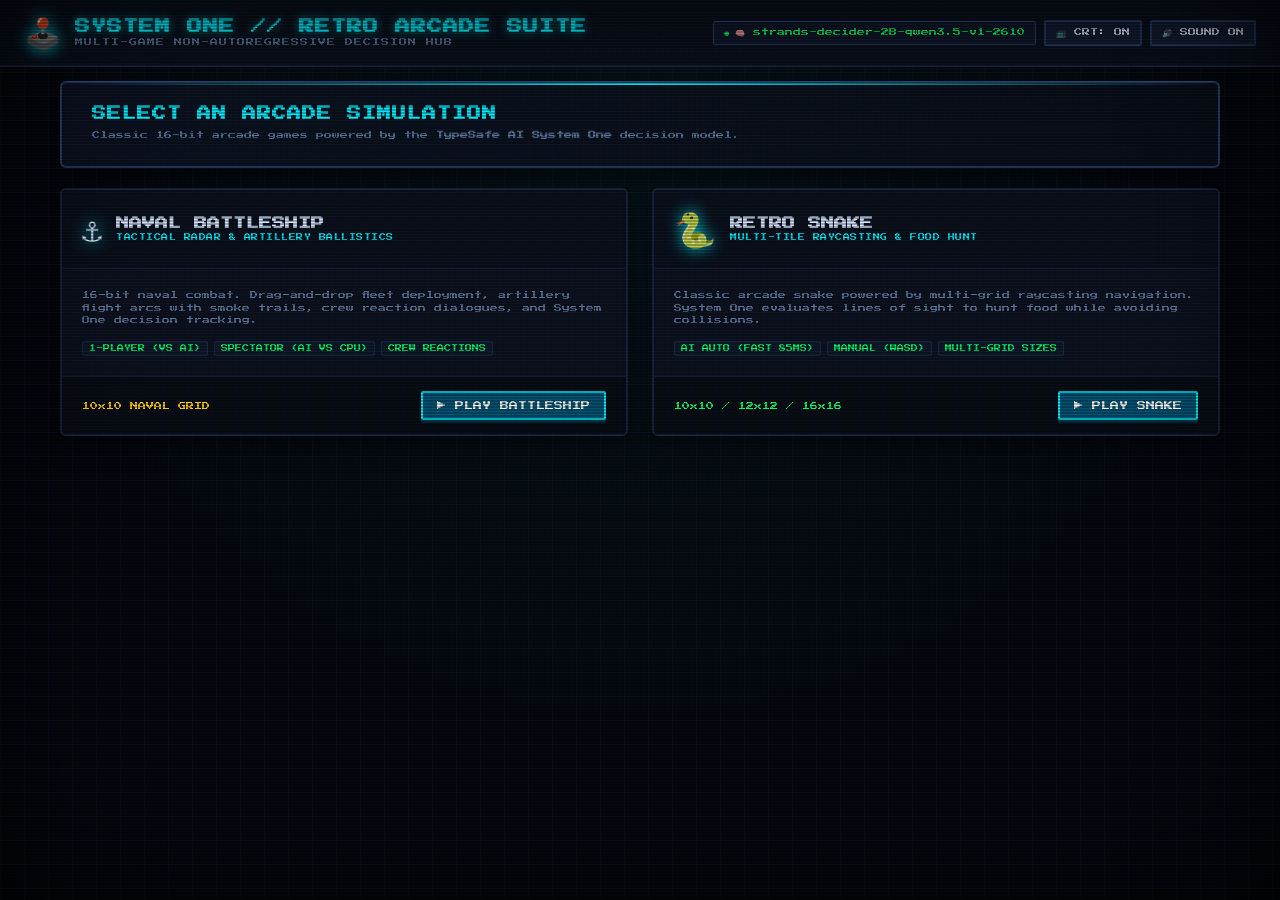
<file: index.html>
<!DOCTYPE html>
<html lang="en">
<head>
  <meta charset="UTF-8">
  <meta name="viewport" content="width=device-width, initial-scale=1.0">
  <title>System One - 16-Bit Retro Arcade Suite</title>
  <link rel="stylesheet" href="/shared/retro.css">
  <style>
    .hub-container {
      width: 100%;
      max-width: 1200px;
      display: flex;
      flex-direction: column;
      gap: 20px;
      padding: 0 20px 40px;
    }

    .hero-banner {
      background: linear-gradient(135deg, rgba(13, 21, 38, 0.9) 0%, rgba(10, 16, 28, 0.95) 100%);
      border: 2px solid var(--panel-border-bright);
      border-radius: 6px;
      padding: 24px 30px;
      display: flex;
      justify-content: space-between;
      align-items: center;
      gap: 20px;
      flex-wrap: wrap;
      box-shadow: 0 8px 30px rgba(0, 0, 0, 0.6);
      position: relative;
      overflow: hidden;
    }

    .hero-banner::after {
      content: "";
      position: absolute;
      top: 0; left: 0; right: 0; height: 2px;
      background: linear-gradient(90deg, transparent, var(--accent-cyan), transparent);
    }

    .hero-text h2 {
      font-size: 14px;
      color: var(--accent-cyan);
      margin-bottom: 8px;
      letter-spacing: 1px;
    }

    .hero-text p {
      font-size: 8px;
      color: var(--text-dim);
      line-height: 1.6;
      max-width: 650px;
    }

    .hero-status-card {
      background: #090e18;
      border: 1px solid #1a2a44;
      padding: 12px 16px;
      border-radius: 4px;
      display: flex;
      flex-direction: column;
      gap: 6px;
      min-width: 260px;
    }

    .cabinets-grid {
      display: grid;
      grid-template-columns: repeat(auto-fit, minmax(340px, 1fr));
      gap: 24px;
    }

    .arcade-cabinet {
      background: var(--panel-bg);
      border: 2px solid var(--panel-border);
      border-radius: 6px;
      overflow: hidden;
      display: flex;
      flex-direction: column;
      transition: all 0.25s ease;
      box-shadow: 0 8px 24px rgba(0, 0, 0, 0.5);
      position: relative;
    }

    .arcade-cabinet:hover {
      border-color: var(--accent-cyan);
      transform: translateY(-4px);
      box-shadow: 0 12px 32px rgba(0, 240, 255, 0.25);
    }

    .cabinet-header {
      padding: 18px 20px;
      border-bottom: 1px solid var(--panel-border);
      display: flex;
      align-items: center;
      gap: 14px;
      background: #0b111e;
    }

    .cabinet-icon {
      font-size: 34px;
      filter: drop-shadow(0 0 8px var(--accent-cyan));
    }

    .cabinet-title {
      font-size: 13px;
      color: var(--text-main);
      margin-bottom: 4px;
    }

    .cabinet-subtitle {
      font-size: 7px;
      color: var(--accent-cyan);
      letter-spacing: 0.5px;
    }

    .cabinet-body {
      padding: 20px;
      display: flex;
      flex-direction: column;
      gap: 14px;
      flex: 1;
    }

    .cabinet-desc {
      font-size: 8px;
      color: var(--text-dim);
      line-height: 1.6;
    }

    .cabinet-tags {
      display: flex;
      flex-wrap: wrap;
      gap: 6px;
      margin-top: auto;
    }

    .cabinet-tag {
      font-size: 7px;
      background: #101a2d;
      color: var(--accent-green);
      border: 1px solid #1c3052;
      padding: 3px 6px;
      border-radius: 2px;
    }

    .cabinet-footer {
      padding: 14px 20px;
      background: #080d17;
      border-top: 1px solid var(--panel-border);
      display: flex;
      justify-content: space-between;
      align-items: center;
    }
  </style>
</head>
<body class="crt-active">

  <!-- HEADER -->
  <header class="arcade-header">
    <div class="logo-group">
      <div class="logo-icon">🕹️</div>
      <div>
        <h1 class="arcade-title">SYSTEM ONE // RETRO ARCADE SUITE</h1>
        <div class="arcade-subtitle">MULTI-GAME NON-AUTOREGRESSIVE DECISION HUB</div>
      </div>
    </div>
    <div class="header-badges">
      <span class="badge" id="valModelName" style="cursor: pointer;" title="Configure model endpoint">strands-decider-2B-qwen3.5-v1-2610</span>
      <button class="retro-btn btn-sub" id="btnCrtToggle">📺 CRT: ON</button>
      <button class="retro-btn btn-sub" id="btnSoundToggle">🔊 SOUND ON</button>
    </div>
  </header>

  <!-- HUB CONTAINER -->
  <main class="hub-container">

    <!-- HERO HEADER -->
    <section class="hero-banner">
      <div class="hero-text">
        <h2>SELECT AN ARCADE SIMULATION</h2>
        <p>
          Classic 16-bit arcade games powered by the <strong>TypeSafe AI System One</strong> decision model.
        </p>
      </div>
    </section>

    <!-- CABINETS GRID -->
    <section class="cabinets-grid">

      <!-- BATTLESHIP CABINET -->
      <article class="arcade-cabinet">
        <div class="cabinet-header">
          <div class="cabinet-icon">⚓</div>
          <div>
            <h3 class="cabinet-title">NAVAL BATTLESHIP</h3>
            <div class="cabinet-subtitle">TACTICAL RADAR & ARTILLERY BALLISTICS</div>
          </div>
        </div>
        <div class="cabinet-body">
          <p class="cabinet-desc">
            16-bit naval combat. Drag-and-drop fleet deployment, artillery flight arcs with smoke trails, crew reaction dialogues, and System One decision tracking.
          </p>
          <div class="cabinet-tags">
            <span class="cabinet-tag">1-PLAYER (VS AI)</span>
            <span class="cabinet-tag">SPECTATOR (AI VS CPU)</span>
            <span class="cabinet-tag">CREW REACTIONS</span>
          </div>
        </div>
        <div class="cabinet-footer">
          <span style="font-size: 8px; color: var(--accent-gold);">10x10 NAVAL GRID</span>
          <a href="/battleship/" class="retro-btn btn-primary">▶ PLAY BATTLESHIP</a>
        </div>
      </article>

      <!-- SNAKE CABINET -->
      <article class="arcade-cabinet">
        <div class="cabinet-header">
          <div class="cabinet-icon">🐍</div>
          <div>
            <h3 class="cabinet-title">RETRO SNAKE</h3>
            <div class="cabinet-subtitle">MULTI-TILE RAYCASTING & FOOD HUNT</div>
          </div>
        </div>
        <div class="cabinet-body">
          <p class="cabinet-desc">
            Classic arcade snake powered by multi-grid raycasting navigation. System One evaluates lines of sight to hunt food while avoiding collisions.
          </p>
          <div class="cabinet-tags">
            <span class="cabinet-tag">AI AUTO (FAST 85MS)</span>
            <span class="cabinet-tag">MANUAL (WASD)</span>
            <span class="cabinet-tag">MULTI-GRID SIZES</span>
          </div>
        </div>
        <div class="cabinet-footer">
          <span style="font-size: 8px; color: var(--accent-green);">10x10 / 12x12 / 16x16</span>
          <a href="/snake/" class="retro-btn btn-primary">▶ PLAY SNAKE</a>
        </div>
      </article>

    </section>

  </main>

  <!-- SHARED SCRIPTS -->
  <script src="/shared/audio-core.js"></script>
  <script src="/shared/systemone.js"></script>
  <script src="/shared/nav.js"></script>
</body>
</html>
</file>
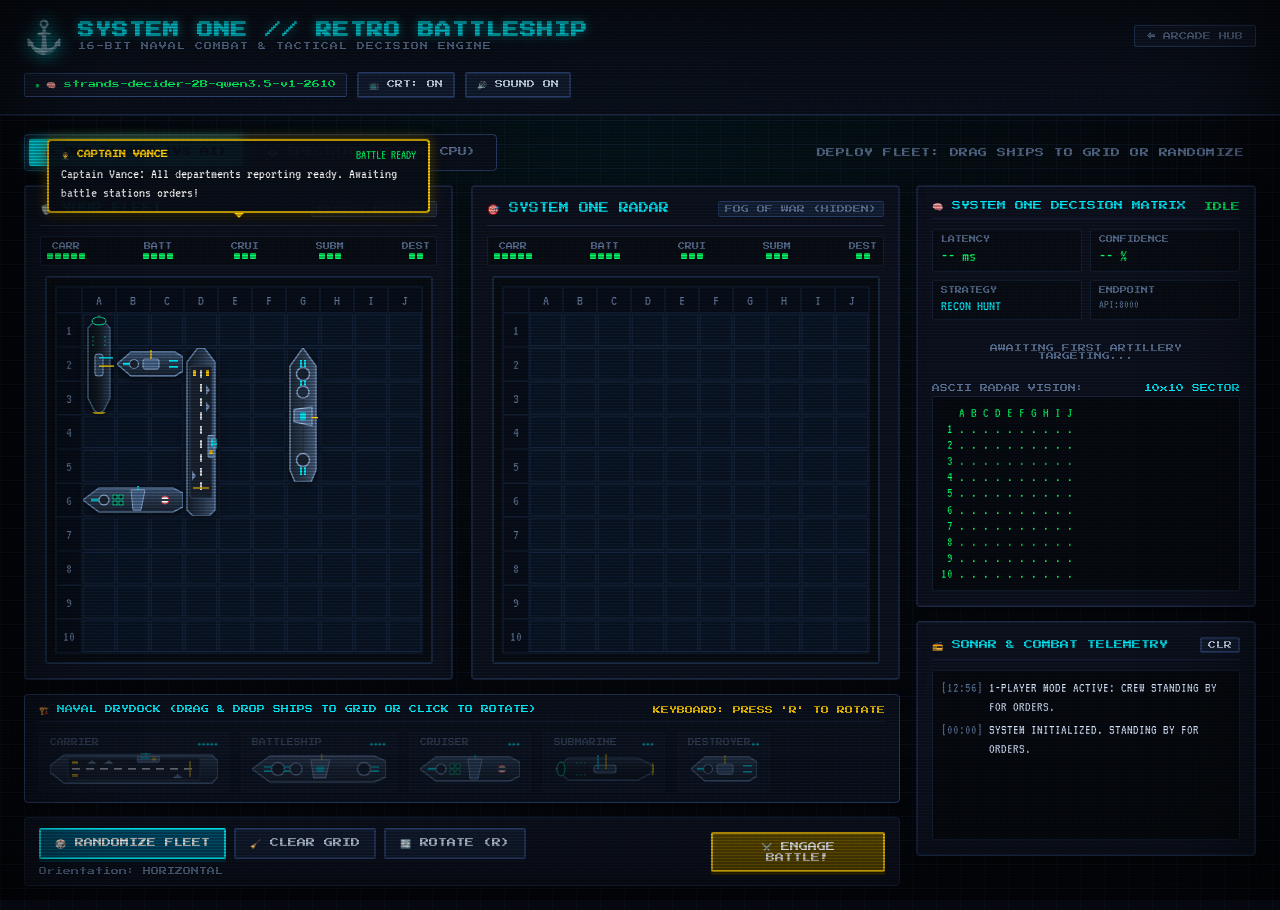
<file: games/battleship/index.html>
<!DOCTYPE html>
<html lang="en">
<head>
  <meta charset="UTF-8">
  <meta name="viewport" content="width=device-width, initial-scale=1.0">
  <title>System One - 16-Bit Retro Battleship</title>
  <link rel="stylesheet" href="/shared/retro.css">
  <link rel="stylesheet" href="style.css">
</head>
<body class="crt-active">

  <!-- FULLSCREEN FX CANVAS OVERLAY (MISSILES, SMOKE TRAILS, EXPLOSIONS) -->
  <canvas id="fxCanvas" class="fx-overlay-canvas"></canvas>

  <!-- HEADER WITH HUB NAVIGATION -->
  <header class="arcade-header">
    <div class="logo-group">
      <div class="logo-icon">⚓</div>
      <div>
        <h1 class="arcade-title">SYSTEM ONE // RETRO BATTLESHIP</h1>
        <div class="arcade-subtitle">16-BIT NAVAL COMBAT & TACTICAL DECISION ENGINE</div>
      </div>
    </div>

    <!-- ARCADE NAVIGATION -->
    <nav class="arcade-nav">
      <a href="/" class="arcade-nav-link">← ARCADE HUB</a>
    </nav>

    <div class="header-badges">
      <span class="badge" id="valModelName">strands-decider-2B-qwen3.5-v1-2610</span>
      <button class="retro-btn btn-sub" id="btnCrtToggle">📺 CRT: ON</button>
      <button class="retro-btn btn-sub" id="btnSoundToggle">🔊 SOUND ON</button>
    </div>
  </header>

  <!-- MODE SELECTOR & STATUS BANNER -->
  <div class="mode-selector-bar">
    <div class="mode-pills">
      <button class="mode-pill active" id="btnMode1P">🎮 ONE PLAYER (VS AI)</button>
      <button class="mode-pill" id="btnModeSpectator">👁️ SPECTATOR (AI VS CPU)</button>
    </div>
    <div class="status-banner" id="statusBanner">DEPLOY FLEET: POSITION YOUR WARSHIPS</div>
  </div>

  <!-- MAIN ARCADE ARENA -->
  <main class="main-arcade">

    <!-- LEFT COLUMN: DUAL BATTLEFIELDS & CONTROLS -->
    <div class="battlefield-wrapper">
      
      <div class="boards-container">
        
        <!-- BOARD 1 (LEFT) -->
        <div class="board-card" id="boardCardLeft">
          
          <!-- SPEECH BUBBLE OVER LEFT BOARD -->
          <div class="speech-bubble-anchor">
            <div class="speech-bubble-box" id="speechBubbleLEFT"></div>
          </div>

          <div class="board-header">
            <span class="board-title" id="titleBoardLeft">
              🛡️ YOUR FLEET
            </span>
            <span class="board-tag" id="tagBoardLeft">PLAYER DEFENSE</span>
          </div>

          <!-- FLEET RACK 1 -->
          <div class="fleet-rack" id="fleetRackLeft"></div>

          <!-- GRID 1 -->
          <div class="grid-frame" id="frameLeft">
            <div class="naval-grid" id="gridLeft"></div>
            <!-- Ship SVG Layer Overlay -->
            <div class="ships-overlay-layer" id="shipsOverlayLeft"></div>
          </div>
        </div>

        <!-- BOARD 2 (RIGHT) -->
        <div class="board-card" id="boardCardRight">

          <!-- SPEECH BUBBLE OVER RIGHT BOARD (SYSTEM ONE / CPU) -->
          <div class="speech-bubble-anchor">
            <div class="speech-bubble-box" id="speechBubbleRIGHT"></div>
          </div>

          <div class="board-header">
            <span class="board-title" id="titleBoardRight">
              🎯 SYSTEM ONE RADAR
            </span>
            <span class="board-tag" id="tagBoardRight">FOG OF WAR</span>
          </div>

          <!-- FLEET RACK 2 -->
          <div class="fleet-rack" id="fleetRackRight"></div>

          <!-- GRID 2 -->
          <div class="grid-frame" id="frameRight">
            <div class="naval-grid clickable" id="gridRight"></div>
            <!-- Ship SVG Layer Overlay (Visible in Spectator Mode & at Game Over) -->
            <div class="ships-overlay-layer" id="shipsOverlayRight"></div>
          </div>
        </div>

      </div>

      <!-- 1-PLAYER DRAG-AND-DROP SHIPYARD DOCK (DEPLOYMENT PHASE) -->
      <div class="shipyard-dock-container" id="shipyardDockContainer">
        <div class="dock-header">
          <span>🏗️ NAVAL DRYDOCK (DRAG & DROP SHIPS TO GRID OR CLICK TO ROTATE)</span>
          <span style="color: var(--accent-gold); font-size: 8px;">KEYBOARD: PRESS 'R' TO ROTATE</span>
        </div>
        <div class="dock-ships-row" id="dockShipsRow"></div>
      </div>

      <!-- 1-PLAYER DEPLOYMENT ACTION BAR -->
      <div class="placement-bar" id="deploymentBar">
        <div style="display: flex; gap: 8px; align-items: center; flex-wrap: wrap;">
          <button class="retro-btn btn-primary" id="btnAutoDeploy">🎲 RANDOMIZE FLEET</button>
          <button class="retro-btn" id="btnClearFleet">🧹 CLEAR GRID</button>
          <button class="retro-btn" id="btnRotateShip">🔄 ROTATE (R)</button>
          <span style="font-size: 8px; color: var(--text-dim);" id="placementHint">Orientation: HORIZONTAL</span>
        </div>
        <button class="retro-btn btn-gold" id="btnStartBattle">⚔️ ENGAGE BATTLE!</button>
      </div>

      <!-- SPECTATOR / MATCH CONTROLS BAR -->
      <div class="action-controls-bar" id="actionControlsBar" style="display: none;">
        <div style="display: flex; gap: 8px; align-items: center; flex-wrap: wrap;">
          <button class="retro-btn btn-primary" id="btnSpectatorPlay">▶ START DUEL</button>
          <button class="retro-btn" id="btnSpectatorStep">⏩ STEP TURN</button>
          <button class="retro-btn" id="btnSpectatorPause">⏸ PAUSE</button>
          <button class="retro-btn" id="btnResetMatch">🔄 RESET MATCH</button>
        </div>

        <div class="speed-group">
          <label for="selectSpeed">SIM SPEED:</label>
          <select class="retro-select" id="selectSpeed">
            <option value="turbo">Turbo (250ms)</option>
            <option value="fast" selected>Fast (800ms)</option>
            <option value="normal">Normal (1.6s)</option>
            <option value="slow">Slow (3.0s)</option>
          </select>
        </div>
      </div>

    </div>

    <!-- RIGHT COLUMN: SYSTEM ONE TELEMETRY & COMBAT LOG -->
    <div class="telemetry-column">

      <!-- TELEMETRY CARD -->
      <div class="telemetry-card">
        <div class="card-title">
          <span>🧠 SYSTEM ONE DECISION MATRIX</span>
          <span style="color: var(--accent-green);" id="lblAiStatus">IDLE</span>
        </div>

        <div class="telemetry-meta">
          <div class="meta-box">
            <span class="meta-label">LATENCY</span>
            <div class="meta-value" id="valLatency">-- ms</div>
          </div>
          <div class="meta-box">
            <span class="meta-label">CONFIDENCE</span>
            <div class="meta-value" id="valConfidence">-- %</div>
          </div>
          <div class="meta-box">
            <span class="meta-label">STRATEGY</span>
            <div class="meta-value" id="valStrategy" style="color: var(--accent-cyan); font-size: 15px;">RECON HUNT</div>
          </div>
          <div class="meta-box">
            <span class="meta-label">ENDPOINT</span>
            <div class="meta-value" id="valEndpoint" style="font-size: 12px; color: var(--text-dim); overflow: hidden; text-overflow: ellipsis; white-space: nowrap;">API:8000</div>
          </div>
        </div>

        <!-- LIVE PROBABILITY METERS -->
        <div class="meters-list" id="probabilityMeters">
          <div style="font-size: 8px; color: var(--text-dim); text-align: center; padding: 12px;">
            AWAITING FIRST ARTILLERY TARGETING...
          </div>
        </div>

        <!-- ASCII RADAR TERMINAL -->
        <div style="font-size: 8px; color: var(--text-dim); margin-bottom: 4px; display: flex; justify-content: space-between;">
          <span>ASCII RADAR VISION:</span>
          <span style="color: var(--accent-cyan);">10x10 SECTOR</span>
        </div>
        <div class="radar-terminal" id="asciiRadarTerminal">   A B C D E F G H I J
 1 . . . . . . . . . .
 2 . . . . . . . . . .
 3 . . . . . . . . . .
 4 . . . . . . . . . .
 5 . . . . . . . . . .
 6 . . . . . . . . . .
 7 . . . . . . . . . .
 8 . . . . . . . . . .
 9 . . . . . . . . . .
10 . . . . . . . . . .</div>
      </div>

      <!-- COMBAT LOG CARD -->
      <div class="telemetry-card">
        <div class="card-title">
          <span>📻 SONAR & COMBAT TELEMETRY</span>
          <button class="retro-btn btn-sub" id="btnClearLog" style="padding: 2px 6px;">CLR</button>
        </div>
        <div class="combat-log" id="combatLog">
          <div class="log-entry">
            <span class="log-time">[00:00]</span>
            <span>SYSTEM INITIALIZED. STANDING BY FOR ORDERS.</span>
          </div>
        </div>
      </div>

    </div>

  </main>

  <!-- SHARED CORE -->
  <script src="/shared/audio-core.js"></script>
  <script src="/shared/systemone.js"></script>
  <script src="/shared/nav.js"></script>

  <!-- BATTLESHIP MODULES -->
  <script src="audio.js"></script>
  <script src="ships.js"></script>
  <script src="fx.js"></script>
  <script src="ai.js"></script>
  <script src="game.js"></script>
</body>
</html>
</file>
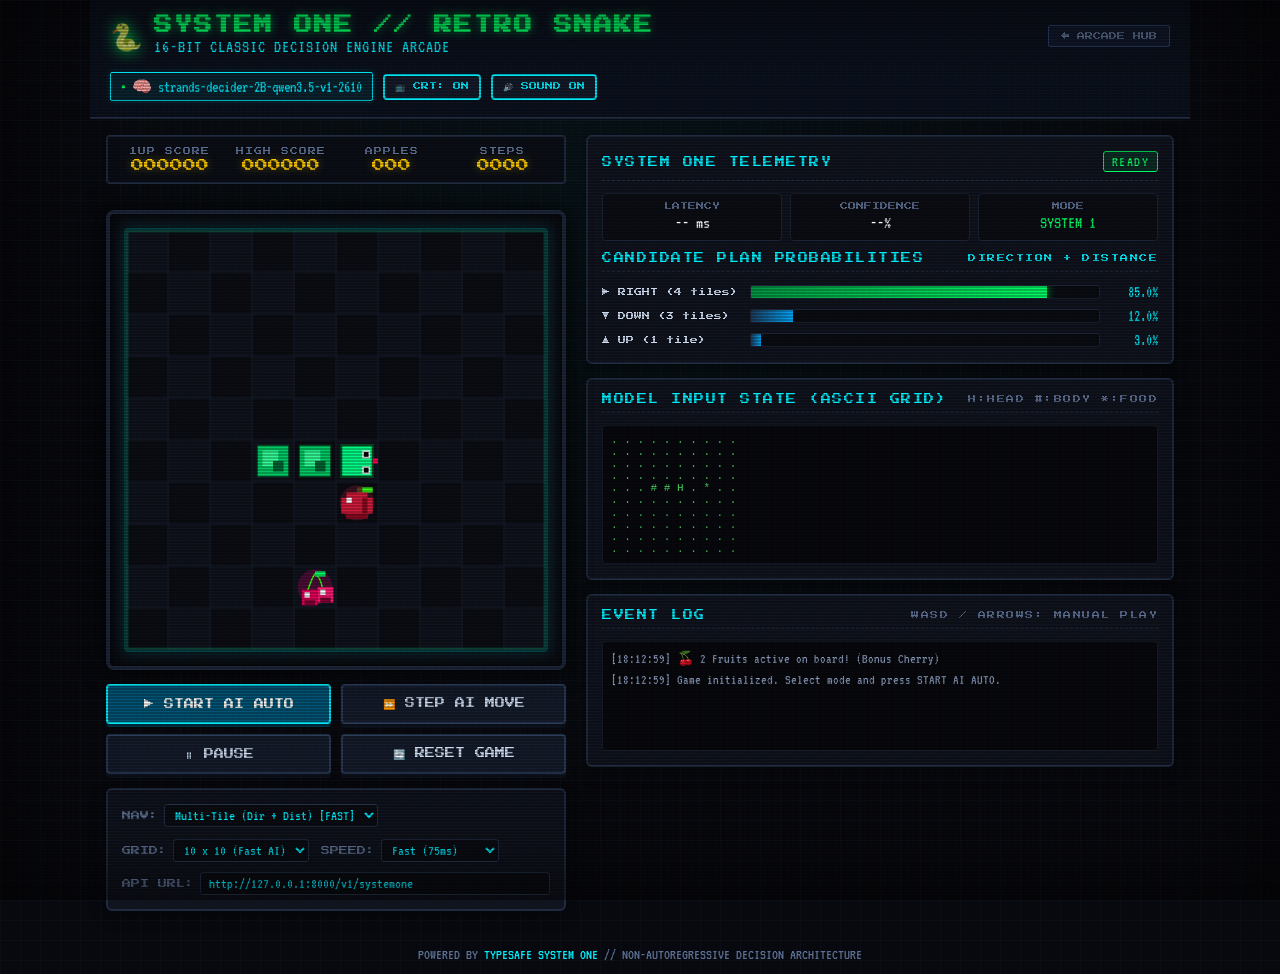
<file: games/snake/index.html>
<!DOCTYPE html>
<html lang="en">
<head>
  <meta charset="UTF-8">
  <meta name="viewport" content="width=device-width, initial-scale=1.0">
  <title>System One - 16-Bit Retro Classic Snake</title>
  <link rel="stylesheet" href="/shared/retro.css">
  <link rel="stylesheet" href="style.css">
</head>
<body class="crt-active">

  <!-- HEADER -->
  <header class="arcade-header">
    <div class="logo-group">
      <div class="logo-icon">🐍</div>
      <div>
        <h1 class="arcade-title">SYSTEM ONE // RETRO SNAKE</h1>
        <div class="arcade-subtitle">16-BIT CLASSIC DECISION ENGINE ARCADE</div>
      </div>
    </div>

    <!-- ARCADE NAVIGATION -->
    <nav class="arcade-nav">
      <a href="/" class="arcade-nav-link">← ARCADE HUB</a>
    </nav>

    <div class="header-badges">
      <span class="badge" id="valModelName">strands-decider-2B-qwen3.5-v1-2610</span>
      <button class="retro-btn btn-sub" id="btnCrtToggle">📺 CRT: ON</button>
      <button class="retro-btn btn-sub" id="btnSoundToggle">🔊 SOUND ON</button>
    </div>
  </header>

  <!-- MAIN ARCADE CONTAINER -->
  <main class="arcade-container">

    <!-- LEFT COLUMN: GAME BEZEL & CONTROLS -->
    <div class="screen-column">
      
      <!-- RETRO HUD -->
      <div class="retro-hud">
        <div class="hud-item">
          <span class="hud-label">1UP SCORE</span>
          <span class="hud-value" id="valScore">000000</span>
        </div>
        <div class="hud-item">
          <span class="hud-label">HIGH SCORE</span>
          <span class="hud-value" id="valHighScore">000000</span>
        </div>
        <div class="hud-item">
          <span class="hud-label">APPLES</span>
          <span class="hud-value" id="valFood">000</span>
        </div>
        <div class="hud-item">
          <span class="hud-label">STEPS</span>
          <span class="hud-value" id="valSteps">0000</span>
        </div>
      </div>

      <!-- ARCADE BEZEL -->
      <div class="arcade-bezel">
        <div class="canvas-frame">
          <canvas id="gameCanvas" width="420" height="420"></canvas>
        </div>
      </div>

      <!-- PRIMARY CONTROLS -->
      <div class="controls-bar">
        <button class="retro-btn btn-primary" id="btnStartAi">▶ START AI AUTO</button>
        <button class="retro-btn" id="btnStepAi">⏩ STEP AI MOVE</button>
        <button class="retro-btn" id="btnPause">⏸ PAUSE</button>
        <button class="retro-btn" id="btnReset">🔄 RESET GAME</button>
      </div>

      <!-- CONFIG & OPTIONS -->
      <div class="panel-card">
        <div class="settings-row">
          <div class="setting-item">
            <label for="navModeSelect">NAV:</label>
            <select id="navModeSelect">
              <option value="multi" selected>Multi-Tile (Dir + Dist) [FAST]</option>
              <option value="single">Single-Tile (1 Step)</option>
            </select>
          </div>

          <div class="setting-item">
            <label for="gridSizeSelect">GRID:</label>
            <select id="gridSizeSelect">
              <option value="10" selected>10 x 10 (Fast AI)</option>
              <option value="12">12 x 12 (Medium)</option>
              <option value="16">16 x 16 (Classic)</option>
            </select>
          </div>

          <div class="setting-item">
            <label for="speedSelect">SPEED:</label>
            <select id="speedSelect">
              <option value="turbo">Turbo (40ms)</option>
              <option value="fast" selected>Fast (75ms)</option>
              <option value="normal">Normal (110ms)</option>
              <option value="slow">Slow (160ms)</option>
            </select>
          </div>
        </div>

        <div class="settings-row" style="margin-top: 10px;">
          <div class="setting-item" style="width: 100%;">
            <label for="inputApiEndpoint">API URL:</label>
            <input type="text" id="inputApiEndpoint" value="http://127.0.0.1:8000/v1/systemone" style="flex: 1;" placeholder="http://127.0.0.1:8000/v1/systemone">
          </div>
        </div>
      </div>

    </div>

    <!-- RIGHT COLUMN: SYSTEM ONE TELEMETRY & PROBABILITIES -->
    <div class="telemetry-column">

      <!-- TELEMETRY PANEL -->
      <div class="panel-card">
        <div class="panel-title">
          <span>SYSTEM ONE TELEMETRY</span>
          <span class="status-badge" id="aiStatusBadge">READY</span>
        </div>

        <!-- METRICS -->
        <div class="metrics-grid">
          <div class="metric-box">
            <div class="metric-label">LATENCY</div>
            <div class="metric-value" id="valLatency">-- ms</div>
          </div>
          <div class="metric-box">
            <div class="metric-label">CONFIDENCE</div>
            <div class="metric-value" id="valConfidence">--%</div>
          </div>
          <div class="metric-box">
            <div class="metric-label">MODE</div>
            <div class="metric-value" style="color: var(--accent-green);">SYSTEM 1</div>
          </div>
        </div>

        <!-- DIRECTION & DISTANCE CANDIDATE PROBABILITIES -->
        <div class="panel-title" style="margin-top: 10px;">
          <span>CANDIDATE PLAN PROBABILITIES</span>
          <span style="font-size: 8px; color: var(--accent-cyan);">DIRECTION + DISTANCE</span>
        </div>
        <div class="prob-list" id="probListContainer">
          <div class="prob-item">
            <span class="prob-dir">▶ RIGHT (4 tiles)</span>
            <div class="prob-track"><div class="prob-fill prob-fill-chosen" style="width: 85%;"></div></div>
            <span class="prob-val">85.0%</span>
          </div>
          <div class="prob-item">
            <span class="prob-dir">▼ DOWN (3 tiles)</span>
            <div class="prob-track"><div class="prob-fill" style="width: 12%;"></div></div>
            <span class="prob-val">12.0%</span>
          </div>
          <div class="prob-item">
            <span class="prob-dir">▲ UP (1 tile)</span>
            <div class="prob-track"><div class="prob-fill" style="width: 3%;"></div></div>
            <span class="prob-val">3.0%</span>
          </div>
        </div>
      </div>

      <!-- ASCII MODEL STATE INSPECTOR -->
      <div class="panel-card">
        <div class="panel-title">
          <span>MODEL INPUT STATE (ASCII GRID)</span>
          <span style="font-size: 8px; color: var(--text-dim);">H:HEAD #:BODY *:FOOD</span>
        </div>
        <pre class="ascii-container" id="asciiMapPreview">. . . . . . . . . .
. . . . . . . . . .
. . . . . . . . . .
. . . . . . . . . .
. . . # # H . * . .
. . . . . . . . . .
. . . . . . . . . .
. . . . . . . . . .
. . . . . . . . . .
. . . . . . . . . .</pre>
      </div>

      <!-- TERMINAL LOG FEED -->
      <div class="panel-card">
        <div class="panel-title">
          <span>EVENT LOG</span>
          <span style="font-size: 8px; color: var(--text-dim);">WASD / ARROWS: MANUAL PLAY</span>
        </div>
        <div class="log-stream" id="logStream"></div>
      </div>

    </div>

  </main>

  <footer class="footer-bar">
    <span>POWERED BY <a href="https://docs.typesafe.ai/api/system-one" target="_blank">TYPESAFE SYSTEM ONE</a> // NON-AUTOREGRESSIVE DECISION ARCHITECTURE</span>
  </footer>

  <!-- SCRIPTS -->
  <script src="/shared/audio-core.js"></script>
  <script src="/shared/systemone.js"></script>
  <script src="/shared/nav.js"></script>
  <script src="audio.js"></script>
  <script src="ai.js"></script>
  <script src="game.js"></script>
</body>
</html>
</file>
<file: shared/retro.css>
/* 16-BIT RETRO ARCADE SUITE - SHARED DESIGN SYSTEM */
@import url('https://fonts.googleapis.com/css2?family=Press+Start+2P&family=VT323&display=swap');

:root {
  --bg-dark: #05080f;
  --panel-bg: #0d1322;
  --panel-border: #1a2744;
  --panel-border-bright: #2d4575;
  --accent-cyan: #00f0ff;
  --accent-green: #00ff66;
  --accent-red: #ff2255;
  --accent-gold: #ffcc00;
  --accent-purple: #b537f2;
  --accent-blue: #1a73e8;
  --text-main: #d4e4fc;
  --text-dim: #5c7499;
  --font-retro: 'Press Start 2P', monospace;
  --font-terminal: 'VT323', monospace;
}

* {
  box-sizing: border-box;
  margin: 0;
  padding: 0;
}

::selection {
  background: var(--accent-cyan);
  color: #05080f;
}

button, .retro-btn, canvas, .mode-pill {
  user-select: none;
  -webkit-user-select: none;
}

input, textarea, code, pre, .modal-box, #modalTestResult, .terminal, .telemetry, [id*="Result"], [id*="Log"] {
  user-select: text !important;
  -webkit-user-select: text !important;
}

body {
  background-color: var(--bg-dark);
  color: var(--text-main);
  font-family: var(--font-retro);
  font-size: 11px;
  min-height: 100vh;
  display: flex;
  flex-direction: column;
  align-items: center;
  justify-content: flex-start;
  overflow-x: hidden;
  background-image: 
    radial-gradient(circle at 50% 15%, rgba(0, 240, 255, 0.06) 0%, transparent 60%),
    linear-gradient(rgba(15, 25, 45, 0.4) 1px, transparent 1px),
    linear-gradient(90deg, rgba(15, 25, 45, 0.4) 1px, transparent 1px);
  background-size: 100% 100%, 24px 24px, 24px 24px;
}

/* CRT SCANLINES & VIGNETTE */
body.crt-active::before {
  content: " ";
  display: block;
  position: fixed;
  top: 0; left: 0; bottom: 0; right: 0;
  background: linear-gradient(rgba(18, 16, 16, 0) 50%, rgba(0, 0, 0, 0.28) 50%),
              linear-gradient(90deg, rgba(255, 0, 0, 0.02), rgba(0, 255, 0, 0.01), rgba(0, 0, 255, 0.02));
  z-index: 999;
  background-size: 100% 3px, 6px 100%;
  pointer-events: none;
}

body.crt-active::after {
  content: " ";
  display: block;
  position: fixed;
  top: 0; left: 0; bottom: 0; right: 0;
  box-shadow: inset 0 0 120px rgba(0, 0, 0, 0.8);
  pointer-events: none;
  z-index: 1000;
}

/* SHARED ARCADE HEADER */
.arcade-header {
  width: 100%;
  max-width: 1280px;
  display: flex;
  justify-content: space-between;
  align-items: center;
  padding: 14px 24px;
  border-bottom: 2px solid var(--panel-border);
  background: rgba(13, 19, 34, 0.9);
  backdrop-filter: blur(4px);
  margin-bottom: 14px;
  gap: 16px;
  flex-wrap: wrap;
}

.logo-group {
  display: flex;
  align-items: center;
  gap: 14px;
  text-decoration: none;
  color: inherit;
}

.logo-icon {
  font-size: 30px;
  filter: drop-shadow(0 0 8px var(--accent-cyan));
  animation: radar-pulse 2.5s infinite;
}

@keyframes radar-pulse {
  0%, 100% { transform: scale(1); opacity: 1; }
  50% { transform: scale(1.08); opacity: 0.85; }
}

.arcade-title {
  font-size: 15px;
  color: var(--accent-cyan);
  text-shadow: 0 0 10px rgba(0, 240, 255, 0.6);
  letter-spacing: 1px;
  margin-bottom: 4px;
}

.arcade-subtitle {
  font-size: 8px;
  color: var(--text-dim);
  letter-spacing: 1px;
}

/* ARCADE NAVIGATION LINKS */
.arcade-nav {
  display: flex;
  gap: 8px;
  align-items: center;
}

.arcade-nav-link {
  font-family: var(--font-retro);
  font-size: 8px;
  text-decoration: none;
  background: #111a2d;
  color: var(--text-dim);
  border: 1px solid var(--panel-border-bright);
  padding: 6px 12px;
  border-radius: 2px;
  transition: all 0.15s ease;
  display: inline-flex;
  align-items: center;
  gap: 6px;
}

.arcade-nav-link:hover {
  background: #1a2a48;
  color: #fff;
  border-color: var(--accent-cyan);
  box-shadow: 0 0 8px rgba(0, 240, 255, 0.4);
}

.arcade-nav-link.active {
  background: #005577;
  color: #fff;
  border-color: var(--accent-cyan);
  box-shadow: 0 0 8px rgba(0, 240, 255, 0.6);
}

.header-badges {
  display: flex;
  gap: 8px;
  align-items: center;
}

.badge {
  background: #111a2e;
  border: 1px solid var(--panel-border-bright);
  padding: 6px 10px;
  font-size: 8px;
  color: var(--accent-green);
  border-radius: 2px;
  display: inline-flex;
  align-items: center;
  gap: 6px;
  cursor: pointer;
  transition: all 0.15s;
}

.badge:hover {
  border-color: var(--accent-cyan);
  box-shadow: 0 0 8px rgba(0, 240, 255, 0.3);
}

.badge::before {
  content: "●";
  font-size: 8px;
  color: var(--accent-green);
  animation: blink 1.2s infinite;
}

@keyframes blink {
  0%, 100% { opacity: 1; }
  50% { opacity: 0.2; }
}

/* RETRO BUTTONS */
.retro-btn {
  font-family: var(--font-retro);
  font-size: 9px;
  background: #141f36;
  color: var(--text-main);
  border: 2px solid #283e6b;
  padding: 8px 14px;
  cursor: pointer;
  outline: none;
  border-radius: 2px;
  transition: all 0.15s ease;
  display: inline-flex;
  align-items: center;
  justify-content: center;
  gap: 6px;
  box-shadow: 0 3px 0 #0d1526;
  text-decoration: none;
}

.retro-btn:hover {
  background: #1e2e50;
  border-color: var(--accent-cyan);
  color: #fff;
  box-shadow: 0 3px 0 #0d1526, 0 0 10px rgba(0, 240, 255, 0.4);
}

.retro-btn:active {
  transform: translateY(2px);
  box-shadow: 0 1px 0 #0d1526;
}

.retro-btn.btn-primary {
  background: #005577;
  border-color: var(--accent-cyan);
  color: #fff;
  box-shadow: 0 3px 0 #003344;
}

.retro-btn.btn-primary:hover {
  background: #0088bb;
  box-shadow: 0 3px 0 #003344, 0 0 12px var(--accent-cyan);
}

.retro-btn.btn-gold {
  background: #6b5500;
  border-color: var(--accent-gold);
  color: #fff;
  box-shadow: 0 3px 0 #3b2e00;
}

.retro-btn.btn-sub {
  font-size: 8px;
  padding: 6px 10px;
}

.retro-btn:disabled {
  opacity: 0.45;
  cursor: not-allowed;
  transform: none;
  box-shadow: none;
  border-color: #222;
}

/* SHARED PANELS & CARDS */
.panel-card {
  background: var(--panel-bg);
  border: 2px solid var(--panel-border);
  border-radius: 4px;
  padding: 14px;
  box-shadow: 0 6px 18px rgba(0, 0, 0, 0.4);
}

.panel-title, .card-title {
  font-size: 9px;
  color: var(--accent-cyan);
  border-bottom: 1px solid var(--panel-border);
  padding-bottom: 6px;
  margin-bottom: 10px;
  display: flex;
  justify-content: space-between;
  align-items: center;
}

/* SHARED MODEL CONFIG MODAL */
.modal-overlay {
  position: fixed;
  top: 0; left: 0; right: 0; bottom: 0;
  background: rgba(5, 8, 15, 0.85);
  backdrop-filter: blur(4px);
  z-index: 2000;
  display: none;
  align-items: center;
  justify-content: center;
}

.modal-overlay.open {
  display: flex;
}

.modal-box {
  background: #0d1526;
  border: 2px solid var(--accent-cyan);
  box-shadow: 0 0 24px rgba(0, 240, 255, 0.4);
  border-radius: 4px;
  padding: 20px;
  max-width: 520px;
  width: 90%;
  display: flex;
  flex-direction: column;
  gap: 14px;
}

.modal-input {
  font-family: var(--font-terminal);
  font-size: 16px;
  background: #060b13;
  color: var(--accent-green);
  border: 1px solid var(--panel-border-bright);
  padding: 8px 12px;
  border-radius: 2px;
  outline: none;
  width: 100%;
}

.modal-input:focus {
  border-color: var(--accent-cyan);
  box-shadow: 0 0 8px rgba(0, 240, 255, 0.4);
}
</file>
<file: games/battleship/style.css>
/* 16-BIT RETRO NAVAL ARCADE - SYSTEM ONE BATTLESHIP */
@import url('https://fonts.googleapis.com/css2?family=Press+Start+2P&family=VT323&display=swap');

:root {
  --bg-dark: #05080f;
  --panel-bg: #0d1322;
  --panel-border: #1a2744;
  --panel-border-bright: #2d4575;
  --accent-cyan: #00f0ff;
  --accent-green: #00ff66;
  --accent-red: #ff2255;
  --accent-gold: #ffcc00;
  --accent-purple: #b537f2;
  --accent-blue: #1a73e8;
  --cell-water: #0b172a;
  --cell-water-hover: #162c50;
  --ship-hull: #425979;
  --ship-hull-border: #6d8db8;
  --text-main: #d4e4fc;
  --text-dim: #5c7499;
  --font-retro: 'Press Start 2P', monospace;
  --font-terminal: 'VT323', monospace;
}

* {
  box-sizing: border-box;
  margin: 0;
  padding: 0;
}

::selection {
  background: var(--accent-cyan);
  color: #05080f;
}

button, .retro-btn, canvas, .mode-pill, .grid-cell {
  user-select: none;
  -webkit-user-select: none;
}

input, textarea, code, pre, .terminal, .combat-log, .telemetry, [id*="Result"], [id*="Log"] {
  user-select: text !important;
  -webkit-user-select: text !important;
}

body {
  background-color: var(--bg-dark);
  color: var(--text-main);
  font-family: var(--font-retro);
  font-size: 11px;
  min-height: 100vh;
  display: flex;
  flex-direction: column;
  align-items: center;
  justify-content: flex-start;
  overflow-x: hidden;
  background-image: 
    radial-gradient(circle at 50% 15%, rgba(0, 240, 255, 0.06) 0%, transparent 60%),
    linear-gradient(rgba(15, 25, 45, 0.4) 1px, transparent 1px),
    linear-gradient(90deg, rgba(15, 25, 45, 0.4) 1px, transparent 1px);
  background-size: 100% 100%, 24px 24px, 24px 24px;
}

/* FULLSCREEN FX CANVAS OVERLAY */
.fx-overlay-canvas {
  position: fixed;
  top: 0;
  left: 0;
  width: 100vw;
  height: 100vh;
  pointer-events: none;
  z-index: 950;
}

/* CRT SCANLINE & VIGNETTE EFFECT */
body.crt-active::before {
  content: " ";
  display: block;
  position: fixed;
  top: 0; left: 0; bottom: 0; right: 0;
  background: linear-gradient(rgba(18, 16, 16, 0) 50%, rgba(0, 0, 0, 0.28) 50%),
              linear-gradient(90deg, rgba(255, 0, 0, 0.02), rgba(0, 255, 0, 0.01), rgba(0, 0, 255, 0.02));
  z-index: 999;
  background-size: 100% 3px, 6px 100%;
  pointer-events: none;
}

body.crt-active::after {
  content: " ";
  display: block;
  position: fixed;
  top: 0; left: 0; bottom: 0; right: 0;
  box-shadow: inset 0 0 120px rgba(0, 0, 0, 0.8);
  pointer-events: none;
  z-index: 1000;
}

/* HEADER */
.arcade-header {
  width: 100%;
  max-width: 1280px;
  display: flex;
  justify-content: space-between;
  align-items: center;
  padding: 16px 24px;
  border-bottom: 2px solid var(--panel-border);
  background: rgba(13, 19, 34, 0.85);
  backdrop-filter: blur(4px);
  margin-bottom: 12px;
}

.logo-group {
  display: flex;
  align-items: center;
  gap: 14px;
}

.logo-icon {
  font-size: 32px;
  filter: drop-shadow(0 0 8px var(--accent-cyan));
  animation: radar-pulse 2.5s infinite;
}

@keyframes radar-pulse {
  0%, 100% { transform: scale(1); opacity: 1; }
  50% { transform: scale(1.08); opacity: 0.85; }
}

.arcade-title {
  font-size: 16px;
  color: var(--accent-cyan);
  text-shadow: 0 0 10px rgba(0, 240, 255, 0.6);
  letter-spacing: 1px;
  margin-bottom: 4px;
}

.arcade-subtitle {
  font-size: 8px;
  color: var(--text-dim);
  letter-spacing: 1px;
}

.header-badges {
  display: flex;
  gap: 10px;
  align-items: center;
}

.badge {
  background: #111a2e;
  border: 1px solid var(--panel-border-bright);
  padding: 6px 10px;
  font-size: 8px;
  color: var(--accent-green);
  border-radius: 2px;
  display: inline-flex;
  align-items: center;
  gap: 6px;
}

.badge::before {
  content: "●";
  font-size: 8px;
  color: var(--accent-green);
  animation: blink 1.2s infinite;
}

@keyframes blink {
  0%, 100% { opacity: 1; }
  50% { opacity: 0.2; }
}

/* RETRO BUTTONS */
.retro-btn {
  font-family: var(--font-retro);
  font-size: 9px;
  background: #141f36;
  color: var(--text-main);
  border: 2px solid #283e6b;
  padding: 8px 14px;
  cursor: pointer;
  outline: none;
  border-radius: 2px;
  transition: all 0.15s ease;
  display: inline-flex;
  align-items: center;
  justify-content: center;
  gap: 6px;
  box-shadow: 0 3px 0 #0d1526;
}

.retro-btn:hover {
  background: #1e2e50;
  border-color: var(--accent-cyan);
  color: #fff;
  box-shadow: 0 3px 0 #0d1526, 0 0 10px rgba(0, 240, 255, 0.4);
}

.retro-btn:active {
  transform: translateY(2px);
  box-shadow: 0 1px 0 #0d1526;
}

.retro-btn.btn-primary {
  background: #005577;
  border-color: var(--accent-cyan);
  color: #fff;
  box-shadow: 0 3px 0 #003344;
}

.retro-btn.btn-primary:hover {
  background: #0088bb;
  box-shadow: 0 3px 0 #003344, 0 0 12px var(--accent-cyan);
}

.retro-btn.btn-danger {
  background: #660f22;
  border-color: var(--accent-red);
  color: #fff;
  box-shadow: 0 3px 0 #3a0813;
}

.retro-btn.btn-gold {
  background: #6b5500;
  border-color: var(--accent-gold);
  color: #fff;
  box-shadow: 0 3px 0 #3b2e00;
}

.retro-btn.btn-sub {
  font-size: 8px;
  padding: 6px 10px;
}

.retro-btn:disabled {
  opacity: 0.45;
  cursor: not-allowed;
  transform: none;
  box-shadow: none;
  border-color: #222;
}

/* MODE SELECTOR BAR */
.mode-selector-bar {
  width: 100%;
  max-width: 1280px;
  display: flex;
  justify-content: space-between;
  align-items: center;
  padding: 6px 24px 14px;
}

.mode-pills {
  display: flex;
  gap: 8px;
  background: #0b111e;
  padding: 4px;
  border: 1px solid var(--panel-border-bright);
  border-radius: 4px;
}

.mode-pill {
  font-family: var(--font-retro);
  font-size: 9px;
  padding: 8px 16px;
  background: transparent;
  color: var(--text-dim);
  border: none;
  cursor: pointer;
  border-radius: 2px;
  transition: all 0.2s;
}

.mode-pill.active {
  background: var(--accent-cyan);
  color: #05080f;
  font-weight: bold;
  box-shadow: 0 0 12px rgba(0, 240, 255, 0.6);
}

/* STATUS BANNER (CLEAN & MINIMAL) */
.status-banner {
  font-family: var(--font-retro);
  font-size: 9px;
  color: var(--text-dim);
  padding: 6px 12px;
  letter-spacing: 0.5px;
  text-align: right;
  transition: all 0.3s ease;
}

/* MAIN CONTAINER */
.main-arcade {
  width: 100%;
  max-width: 1280px;
  display: grid;
  grid-template-columns: 1fr 340px;
  gap: 16px;
  padding: 0 24px 24px;
}

/* BATTLEFIELD STYLING */
.battlefield-wrapper {
  display: flex;
  flex-direction: column;
  gap: 14px;
}

.boards-container {
  display: grid;
  grid-template-columns: 1fr 1fr;
  gap: 18px;
  position: relative;
}

.board-card {
  background: var(--panel-bg);
  border: 2px solid var(--panel-border);
  border-radius: 4px;
  padding: 14px;
  display: flex;
  flex-direction: column;
  align-items: center;
  position: relative;
  box-shadow: 0 8px 24px rgba(0, 0, 0, 0.4);
  transition: all 0.3s ease;
}

/* TURN VISUAL FEEDBACK ON BATTLEGROUNDS - CLEAN & UNCLUTTERED */
.board-card.turn-attacker {
  border-color: var(--panel-border-bright);
  box-shadow: 0 8px 24px rgba(0, 0, 0, 0.4);
}

.board-card.turn-defender {
  border-color: var(--panel-border);
}

/* SPEECH BUBBLES ANCHOR & STYLING */
.speech-bubble-anchor {
  position: absolute;
  top: -48px;
  left: 0;
  right: 0;
  display: flex;
  justify-content: center;
  pointer-events: none;
  z-index: 100;
}

.speech-bubble-box {
  background: rgba(10, 16, 28, 0.95);
  border: 2px solid var(--accent-cyan);
  border-radius: 4px;
  padding: 8px 12px;
  box-shadow: 0 4px 16px rgba(0, 0, 0, 0.7), 0 0 10px rgba(0, 240, 255, 0.4);
  max-width: 90%;
  display: none;
  flex-direction: column;
  gap: 3px;
  transform: scale(0.92);
  transition: transform 0.2s cubic-bezier(0.18, 0.89, 0.32, 1.28), opacity 0.2s;
  opacity: 0;
}

.speech-bubble-box.visible {
  display: flex;
  transform: scale(1);
  opacity: 1;
}

.speech-bubble-box.bubble-captain {
  border-color: var(--accent-gold);
  box-shadow: 0 4px 16px rgba(0, 0, 0, 0.7), 0 0 12px rgba(255, 204, 0, 0.5);
}
.speech-bubble-box.bubble-captain .bubble-speaker { color: var(--accent-gold); }
.speech-bubble-box.bubble-captain .bubble-pointer { border-top-color: var(--accent-gold); }

.speech-bubble-box.bubble-sonar {
  border-color: var(--accent-cyan);
  box-shadow: 0 4px 16px rgba(0, 0, 0, 0.7), 0 0 12px rgba(0, 240, 255, 0.5);
}
.speech-bubble-box.bubble-sonar .bubble-speaker { color: var(--accent-cyan); }
.speech-bubble-box.bubble-sonar .bubble-pointer { border-top-color: var(--accent-cyan); }

.speech-bubble-box.bubble-weapons {
  border-color: #ff7700;
  box-shadow: 0 4px 16px rgba(0, 0, 0, 0.7), 0 0 12px rgba(255, 119, 0, 0.5);
}
.speech-bubble-box.bubble-weapons .bubble-speaker { color: #ff9922; }
.speech-bubble-box.bubble-weapons .bubble-pointer { border-top-color: #ff7700; }

.speech-bubble-box.bubble-damage {
  border-color: var(--accent-red);
  box-shadow: 0 4px 16px rgba(0, 0, 0, 0.7), 0 0 12px rgba(255, 34, 85, 0.6);
}
.speech-bubble-box.bubble-damage .bubble-speaker { color: var(--accent-red); }
.speech-bubble-box.bubble-damage .bubble-pointer { border-top-color: var(--accent-red); }

.speech-bubble-box.bubble-radar {
  border-color: var(--accent-green);
  box-shadow: 0 4px 16px rgba(0, 0, 0, 0.7), 0 0 12px rgba(0, 255, 102, 0.5);
}
.speech-bubble-box.bubble-radar .bubble-speaker { color: var(--accent-green); }
.speech-bubble-box.bubble-radar .bubble-pointer { border-top-color: var(--accent-green); }

.speech-bubble-box.bubble-lookout {
  border-color: #33bbff;
  box-shadow: 0 4px 16px rgba(0, 0, 0, 0.7), 0 0 12px rgba(51, 187, 255, 0.5);
}
.speech-bubble-box.bubble-lookout .bubble-speaker { color: #33bbff; }
.speech-bubble-box.bubble-lookout .bubble-pointer { border-top-color: #33bbff; }

.bubble-header {
  display: flex;
  justify-content: space-between;
  align-items: center;
  font-size: 7px;
}

.bubble-speaker {
  color: var(--accent-cyan);
  font-weight: bold;
}

.speech-bubble-box.bubble-ai .bubble-speaker {
  color: var(--accent-purple);
}

.speech-bubble-box.bubble-cpu .bubble-speaker {
  color: var(--accent-gold);
}

.bubble-meta {
  font-family: var(--font-terminal);
  font-size: 13px;
  color: var(--accent-green);
}

.bubble-body {
  font-family: var(--font-terminal);
  font-size: 15px;
  color: #fff;
  line-height: 1.25;
}

.bubble-pointer {
  position: absolute;
  bottom: -7px;
  left: 50%;
  transform: translateX(-50%);
  width: 0;
  height: 0;
  border-left: 7px solid transparent;
  border-right: 7px solid transparent;
  border-top: 7px solid var(--accent-cyan);
}

.speech-bubble-box.bubble-ai .bubble-pointer {
  border-top-color: var(--accent-purple);
}

.speech-bubble-box.bubble-cpu .bubble-pointer {
  border-top-color: var(--accent-gold);
}

/* BOARD HEADER */
.board-header {
  width: 100%;
  display: flex;
  justify-content: space-between;
  align-items: center;
  margin-bottom: 10px;
  padding-bottom: 8px;
  border-bottom: 1px solid var(--panel-border);
}

.board-title {
  font-size: 10px;
  color: var(--accent-cyan);
  display: flex;
  align-items: center;
  gap: 8px;
}

.board-tag {
  font-size: 8px;
  padding: 3px 6px;
  background: #16243d;
  color: var(--text-dim);
  border-radius: 2px;
  border: 1px solid #233961;
}

.board-tag.spectator-tag {
  color: var(--accent-gold);
  border-color: var(--accent-gold);
}

/* FLEET STATUS RACK */
.fleet-rack {
  width: 100%;
  display: flex;
  justify-content: space-between;
  gap: 4px;
  margin-bottom: 10px;
  background: #090e18;
  padding: 6px;
  border: 1px solid #16233a;
  border-radius: 2px;
}

.fleet-ship {
  display: flex;
  flex-direction: column;
  align-items: center;
  gap: 3px;
  font-size: 7px;
  color: var(--text-dim);
}

.fleet-ship.sunk {
  opacity: 0.4;
  text-decoration: line-through;
  color: var(--accent-red);
}

.ship-pips {
  display: flex;
  gap: 2px;
}

.ship-pip {
  width: 6px;
  height: 6px;
  background: var(--accent-green);
  border-radius: 1px;
}

.fleet-ship.sunk .ship-pip {
  background: var(--accent-red);
}

/* GRID TABLE & SHIP SVG OVERLAY */
.grid-frame {
  position: relative;
  padding: 8px;
  background: #080d16;
  border: 2px solid #1a2a46;
  border-radius: 3px;
}

.naval-grid {
  display: grid;
  grid-template-columns: 24px repeat(10, 32px);
  grid-template-rows: 24px repeat(10, 32px);
  gap: 2px;
  background: #0f1c30;
  padding: 2px;
  position: relative;
}

.grid-header-cell {
  display: flex;
  align-items: center;
  justify-content: center;
  font-family: var(--font-terminal);
  font-size: 15px;
  color: var(--text-dim);
  background: #080f1c;
}

.grid-cell {
  width: 32px;
  height: 32px;
  background: var(--cell-water);
  border: 1px solid #13243f;
  display: flex;
  align-items: center;
  justify-content: center;
  font-size: 14px;
  cursor: default;
  position: relative;
  transition: background 0.15s, border-color 0.15s;
  z-index: 1;
}

/* INTERACTIVE TARGET GRID */
.naval-grid.clickable .grid-cell.unexplored {
  cursor: crosshair;
}

.naval-grid.clickable .grid-cell.unexplored:hover {
  background: var(--cell-water-hover);
  border-color: var(--accent-cyan);
  box-shadow: inset 0 0 8px rgba(0, 240, 255, 0.4);
}

/* DRAG GHOST PREVIEW ON GRID */
.grid-cell.drag-ghost-valid {
  background: rgba(0, 255, 102, 0.35) !important;
  border-color: var(--accent-green) !important;
  box-shadow: inset 0 0 8px rgba(0, 255, 102, 0.6);
}

.grid-cell.drag-ghost-invalid {
  background: rgba(255, 34, 85, 0.45) !important;
  border-color: var(--accent-red) !important;
  box-shadow: inset 0 0 8px rgba(255, 34, 85, 0.6);
}

/* CELL COMBAT STATES (SMOKE & FIRE NAVAL DAMAGE - ZERO SQUARE BOXES/BORDERS) */
.grid-cell.miss {
  background: transparent !important;
  border-color: transparent !important;
  box-shadow: none !important;
  z-index: 5;
}

.grid-cell.miss::after {
  content: "";
  display: block;
  width: 12px;
  height: 12px;
  border-radius: 50%;
  border: 1px solid rgba(0, 240, 255, 0.4);
  background: radial-gradient(circle, rgba(0, 240, 255, 0.15) 0%, transparent 75%);
  box-shadow: 0 0 6px rgba(0, 240, 255, 0.3);
  animation: sonar-ripple 2.5s infinite ease-out;
}

@keyframes sonar-ripple {
  0% { transform: scale(0.8); opacity: 0.8; }
  50% { transform: scale(1.1); opacity: 0.4; }
  100% { transform: scale(0.8); opacity: 0.8; }
}

/* DIRECT HIT: COMPLETELY BORDERLESS - ONLY ORGANIC FIRE & BILLOWING SMOKE */
.grid-cell.hit {
  background: transparent !important;
  border: none !important;
  border-color: transparent !important;
  outline: none !important;
  box-shadow: none !important;
  z-index: 10;
  overflow: visible;
}

/* Flickering Flame Core */
.grid-cell.hit::before {
  content: "";
  position: absolute;
  top: 50%;
  left: 50%;
  width: 14px;
  height: 14px;
  border-radius: 50%;
  background: radial-gradient(circle, #ffffff 0%, #ffcc00 35%, #ff3300 75%, transparent 100%);
  box-shadow: 0 0 10px #ff5500, 0 0 20px rgba(255, 60, 0, 0.7);
  animation: fire-flicker 0.4s infinite alternate;
  pointer-events: none;
  z-index: 12;
}

/* Billowing Rising Smoke Plume */
.grid-cell.hit::after {
  content: "";
  position: absolute;
  top: 50%;
  left: 50%;
  width: 16px;
  height: 16px;
  border-radius: 50%;
  background: radial-gradient(circle, rgba(20, 20, 24, 0.85) 0%, rgba(40, 42, 50, 0.5) 50%, transparent 80%);
  filter: blur(2px);
  animation: smoke-billow 1.8s infinite ease-out;
  pointer-events: none;
  z-index: 11;
}

/* CONFIRMED SUNK: COMPLETELY BORDERLESS - SUBMERGED WRECK & HEAVY BLACK SMOKE PILLARS */
.grid-cell.sunk {
  background: transparent !important;
  border: none !important;
  border-color: transparent !important;
  outline: none !important;
  box-shadow: none !important;
  z-index: 10;
  overflow: visible;
}

/* Extinguished Scorch Crater with Dying Embers */
.grid-cell.sunk::before {
  content: "";
  position: absolute;
  top: 50%;
  left: 50%;
  width: 12px;
  height: 12px;
  border-radius: 50%;
  background: radial-gradient(circle, #ff3300 0%, #3a1505 50%, transparent 85%);
  box-shadow: 0 0 6px rgba(255, 50, 0, 0.4);
  animation: ember-pulse 1.8s infinite alternate;
  pointer-events: none;
  z-index: 12;
}

/* Heavy Dense Black Smoke Column */
.grid-cell.sunk::after {
  content: "";
  position: absolute;
  top: 50%;
  left: 50%;
  width: 20px;
  height: 20px;
  border-radius: 50%;
  background: radial-gradient(circle, rgba(12, 14, 18, 0.92) 0%, rgba(25, 28, 35, 0.55) 55%, transparent 85%);
  filter: blur(2.5px);
  animation: heavy-smoke-billow 2.6s infinite ease-out;
  pointer-events: none;
  z-index: 11;
}

@keyframes fire-flicker {
  0% {
    transform: translate(-50%, -50%) scale(0.82);
    opacity: 0.85;
    box-shadow: 0 0 8px #ff4400, 0 0 14px rgba(255, 80, 0, 0.5);
  }
  50% {
    transform: translate(-50%, -50%) scale(1.15);
    opacity: 1;
    box-shadow: 0 0 12px #ff6600, 0 0 24px rgba(255, 120, 0, 0.8);
  }
  100% {
    transform: translate(-50%, -50%) scale(0.9);
    opacity: 0.9;
    box-shadow: 0 0 10px #ff3300, 0 0 18px rgba(255, 60, 0, 0.6);
  }
}

@keyframes smoke-billow {
  0% {
    transform: translate(-50%, -20%) scale(0.65);
    opacity: 0.8;
  }
  50% {
    transform: translate(-55%, -85%) scale(1.35);
    opacity: 0.5;
  }
  100% {
    transform: translate(-45%, -160%) scale(2.2);
    opacity: 0;
  }
}

@keyframes heavy-smoke-billow {
  0% {
    transform: translate(-50%, -15%) scale(0.7);
    opacity: 0.9;
  }
  45% {
    transform: translate(-45%, -80%) scale(1.5);
    opacity: 0.6;
  }
  100% {
    transform: translate(-55%, -175%) scale(2.5);
    opacity: 0;
  }
}

@keyframes ember-pulse {
  from { opacity: 0.4; transform: translate(-50%, -50%) scale(0.85); }
  to { opacity: 0.85; transform: translate(-50%, -50%) scale(1.05); }
}

/* SHIPS OVERLAY LAYER & PLACED SHIPS */
.ships-overlay-layer {
  position: absolute;
  top: 10px; /* frame padding 8px + grid padding 2px */
  left: 10px;
  width: 366px;
  height: 366px;
  pointer-events: none;
  z-index: 3;
}

.placed-ship-container {
  position: absolute;
  pointer-events: auto;
  cursor: grab;
  transition: transform 0.1s ease, filter 0.2s ease;
  filter: drop-shadow(0 2px 5px rgba(0, 0, 0, 0.6));
}

.placed-ship-container:hover {
  filter: drop-shadow(0 0 8px var(--accent-cyan));
}

.placed-ship-container.dragging {
  cursor: grabbing;
  opacity: 0.65;
  filter: drop-shadow(0 0 12px var(--accent-gold));
}

.placed-ship-container.sunk {
  filter: brightness(0.25) contrast(1.2) hue-rotate(190deg) drop-shadow(0 4px 12px rgba(0, 0, 0, 0.95));
  transform: translateY(5px) rotate(1.2deg) scale(0.97);
  opacity: 0.65;
  transition: transform 1.2s ease, filter 1.2s ease;
}

.placed-ship-container.locked {
  cursor: default;
}

.naval-ship-svg {
  display: block;
}

/* SHIPYARD DOCK CONTAINER (DEPLOYMENT PHASE) */
.shipyard-dock-container {
  background: #0b1220;
  border: 1px solid var(--panel-border-bright);
  border-radius: 4px;
  padding: 10px 14px;
  display: flex;
  flex-direction: column;
  gap: 10px;
  box-shadow: 0 4px 12px rgba(0, 0, 0, 0.5);
}

.dock-header {
  display: flex;
  justify-content: space-between;
  align-items: center;
  font-size: 8px;
  color: var(--accent-cyan);
  border-bottom: 1px solid #16243b;
  padding-bottom: 6px;
}

.dock-ships-row {
  display: flex;
  flex-wrap: wrap;
  gap: 12px;
  align-items: center;
  justify-content: flex-start;
}

.dock-ship-card {
  background: #111a2c;
  border: 1px solid #23395d;
  border-radius: 3px;
  padding: 6px 10px;
  display: flex;
  flex-direction: column;
  align-items: center;
  gap: 5px;
  cursor: grab;
  transition: all 0.15s ease;
}

.dock-ship-card:hover {
  background: #192742;
  border-color: var(--accent-cyan);
  box-shadow: 0 0 8px rgba(0, 240, 255, 0.4);
  transform: translateY(-2px);
}

.dock-ship-card.deployed {
  opacity: 0.4;
  border-color: #17243b;
  cursor: default;
}

.dock-ship-info {
  display: flex;
  justify-content: space-between;
  width: 100%;
  font-size: 7px;
  color: var(--text-dim);
}

/* PLACEMENT & ACTION BARS */
.placement-bar, .action-controls-bar {
  display: flex;
  justify-content: space-between;
  align-items: center;
  gap: 10px;
  background: var(--panel-bg);
  border: 1px solid var(--panel-border);
  padding: 10px 14px;
  border-radius: 4px;
}

.speed-group {
  display: flex;
  align-items: center;
  gap: 6px;
  font-size: 8px;
  color: var(--text-dim);
}

.retro-select {
  font-family: var(--font-retro);
  font-size: 8px;
  background: #111a2c;
  color: var(--accent-cyan);
  border: 1px solid var(--panel-border-bright);
  padding: 6px 8px;
  border-radius: 2px;
  outline: none;
}

/* RIGHT COLUMN: TELEMETRY & LOGS */
.telemetry-column {
  display: flex;
  flex-direction: column;
  gap: 14px;
}

.telemetry-card {
  background: var(--panel-bg);
  border: 2px solid var(--panel-border);
  border-radius: 4px;
  padding: 14px;
  box-shadow: 0 6px 18px rgba(0, 0, 0, 0.4);
}

.card-title {
  font-size: 9px;
  color: var(--accent-cyan);
  border-bottom: 1px solid var(--panel-border);
  padding-bottom: 6px;
  margin-bottom: 10px;
  display: flex;
  justify-content: space-between;
  align-items: center;
}

.telemetry-meta {
  display: grid;
  grid-template-columns: 1fr 1fr;
  gap: 8px;
  margin-bottom: 12px;
}

.meta-box {
  background: #090e18;
  border: 1px solid #16243b;
  padding: 6px 8px;
  border-radius: 2px;
}

.meta-label {
  font-size: 7px;
  color: var(--text-dim);
  display: block;
  margin-bottom: 4px;
}

.meta-value {
  font-family: var(--font-terminal);
  font-size: 18px;
  color: var(--accent-green);
  line-height: 1;
}

/* PROBABILITY METERS */
.meters-list {
  display: flex;
  flex-direction: column;
  gap: 8px;
  margin-bottom: 12px;
}

.meter-row {
  display: flex;
  flex-direction: column;
  gap: 3px;
}

.meter-label-row {
  display: flex;
  justify-content: space-between;
  font-size: 8px;
}

.meter-target-name {
  color: var(--accent-cyan);
  font-weight: bold;
}

.meter-pct {
  font-family: var(--font-terminal);
  font-size: 15px;
  color: var(--accent-gold);
}

.meter-bar-track {
  width: 100%;
  height: 10px;
  background: #090e18;
  border: 1px solid #1c2b45;
  border-radius: 2px;
  overflow: hidden;
}

.meter-bar-fill {
  height: 100%;
  background: linear-gradient(90deg, #0099bb, var(--accent-cyan));
  width: 0%;
  transition: width 0.3s ease;
}

.meter-bar-fill.highest {
  background: linear-gradient(90deg, #00bb55, var(--accent-green));
  box-shadow: 0 0 8px rgba(0, 255, 102, 0.6);
}

/* ASCII RADAR TERMINAL */
.radar-terminal {
  font-family: var(--font-terminal);
  font-size: 14px;
  line-height: 1.15;
  color: var(--accent-green);
  background: #060b13;
  padding: 8px;
  border: 1px solid #152238;
  border-radius: 2px;
  white-space: pre;
  overflow-x: auto;
}

/* COMBAT LOG TERMINAL */
.combat-log {
  height: 170px;
  background: #060a12;
  border: 1px solid #152238;
  border-radius: 2px;
  padding: 8px;
  font-family: var(--font-terminal);
  font-size: 14px;
  line-height: 1.35;
  color: var(--text-main);
  overflow-y: auto;
  display: flex;
  flex-direction: column;
  gap: 4px;
}

.log-entry {
  display: flex;
  gap: 6px;
}

.log-time {
  color: var(--text-dim);
}

.log-entry.player { color: var(--accent-cyan); }
.log-entry.ai { color: var(--accent-purple); }
.log-entry.cpu { color: var(--accent-gold); }
.log-entry.hit { color: var(--accent-red); font-weight: bold; }
.log-entry.sunk { color: #ff5500; font-weight: bold; background: rgba(255, 85, 0, 0.1); }

/* RESPONSIVE */
@media (max-width: 1024px) {
  .main-arcade {
    grid-template-columns: 1fr;
  }
  .boards-container {
    grid-template-columns: 1fr;
  }
}
</file>
<file: games/snake/style.css>
/* 16-BIT RETRO ARCADE SNAKE - SYSTEM ONE STYLING */
@import url('https://fonts.googleapis.com/css2?family=Press+Start+2P&family=VT323&display=swap');

:root {
  --bg-dark: #07090e;
  --panel-bg: #0f141f;
  --panel-border: #1f2c42;
  --accent-cyan: #00f0ff;
  --accent-green: #00ff66;
  --accent-red: #ff0055;
  --accent-gold: #ffcc00;
  --accent-purple: #b537f2;
  --text-main: #d0dff5;
  --text-dim: #5c7094;
  --font-retro: 'Press Start 2P', monospace;
  --font-terminal: 'VT323', monospace;
}

* {
  box-sizing: border-box;
  margin: 0;
  padding: 0;
}

::selection {
  background: var(--accent-cyan);
  color: #05080f;
}

button, .retro-btn, canvas, .mode-pill {
  user-select: none;
  -webkit-user-select: none;
}

input, textarea, code, pre, .hud-item, .log-box, .telemetry-card, [id*="Result"], [id*="Log"] {
  user-select: text !important;
  -webkit-user-select: text !important;
}

body {
  background-color: var(--bg-dark);
  color: var(--text-main);
  font-family: var(--font-retro);
  font-size: 11px;
  min-height: 100vh;
  display: flex;
  flex-direction: column;
  align-items: center;
  justify-content: flex-start;
  overflow-x: hidden;
  background-image: 
    radial-gradient(circle at 50% 20%, rgba(0, 240, 255, 0.05) 0%, transparent 60%),
    linear-gradient(rgba(15, 20, 31, 0.5) 1px, transparent 1px),
    linear-gradient(90deg, rgba(15, 20, 31, 0.5) 1px, transparent 1px);
  background-size: 100% 100%, 20px 20px, 20px 20px;
}

/* CRT SCANLINE EFFECT */
body.crt-active::before {
  content: " ";
  display: block;
  position: fixed;
  top: 0; left: 0; bottom: 0; right: 0;
  background: linear-gradient(rgba(18, 16, 16, 0) 50%, rgba(0, 0, 0, 0.25) 50%), linear-gradient(90deg, rgba(255, 0, 0, 0.03), rgba(0, 255, 0, 0.01), rgba(0, 0, 255, 0.03));
  z-index: 999;
  background-size: 100% 3px, 6px 100%;
  pointer-events: none;
}

body.crt-active::after {
  content: " ";
  display: block;
  position: fixed;
  top: 0; left: 0; bottom: 0; right: 0;
  box-shadow: inset 0 0 100px rgba(0, 0, 0, 0.7);
  pointer-events: none;
  z-index: 1000;
}

/* HEADER */
.arcade-header {
  width: 100%;
  max-width: 1100px;
  display: flex;
  justify-content: space-between;
  align-items: center;
  padding: 16px 20px;
  border-bottom: 2px solid var(--panel-border);
  margin-bottom: 16px;
}

.logo-group {
  display: flex;
  align-items: center;
  gap: 12px;
}

.logo-icon {
  font-size: 26px;
  filter: drop-shadow(0 0 8px var(--accent-green));
}

.arcade-title {
  font-size: 18px;
  color: var(--accent-green);
  text-shadow: 0 0 10px rgba(0, 255, 102, 0.6);
  letter-spacing: 2px;
}

.arcade-subtitle {
  font-family: var(--font-terminal);
  font-size: 18px;
  color: var(--accent-cyan);
  margin-top: 4px;
}

.header-badges {
  display: flex;
  gap: 10px;
  align-items: center;
}

.badge {
  font-family: var(--font-terminal);
  font-size: 16px;
  padding: 4px 10px;
  border: 1px solid var(--accent-cyan);
  color: var(--accent-cyan);
  background: rgba(0, 240, 255, 0.08);
  border-radius: 2px;
  box-shadow: 0 0 6px rgba(0, 240, 255, 0.2);
}

/* MAIN LAYOUT */
.arcade-container {
  width: 100%;
  max-width: 1100px;
  display: grid;
  grid-template-columns: 460px 1fr;
  gap: 20px;
  padding: 0 16px 24px;
}

/* SCREEN COLUMN */
.screen-column {
  display: flex;
  flex-direction: column;
  gap: 14px;
}

.arcade-bezel {
  background: #0b0f16;
  border: 4px solid #1c273a;
  border-radius: 8px;
  padding: 14px;
  box-shadow: 0 0 24px rgba(0, 0, 0, 0.9), inset 0 0 12px rgba(0, 0, 0, 0.8);
  position: relative;
}

.canvas-frame {
  position: relative;
  display: flex;
  justify-content: center;
  align-items: center;
  background: #000;
  border: 2px solid #00f0ff44;
  border-radius: 4px;
  box-shadow: 0 0 15px rgba(0, 240, 255, 0.15);
}

#gameCanvas {
  display: block;
  image-rendering: pixelated;
  image-rendering: crisp-edges;
  width: 420px;
  height: 420px;
}

/* HUD DISPLAY */
.retro-hud {
  display: grid;
  grid-template-columns: repeat(4, 1fr);
  gap: 8px;
  background: #0a0e16;
  border: 2px solid var(--panel-border);
  padding: 10px;
  border-radius: 4px;
  margin-bottom: 12px;
}

.hud-item {
  display: flex;
  flex-direction: column;
  align-items: center;
  gap: 4px;
}

.hud-label {
  font-size: 8px;
  color: var(--text-dim);
  letter-spacing: 1px;
}

.hud-value {
  font-size: 13px;
  color: var(--accent-gold);
  text-shadow: 0 0 8px rgba(255, 204, 0, 0.4);
}

/* CONTROLS BAR */
.controls-bar {
  display: grid;
  grid-template-columns: 1fr 1fr;
  gap: 10px;
}

.retro-btn {
  font-family: var(--font-retro);
  font-size: 10px;
  padding: 12px 10px;
  border: 2px solid #2a3c5a;
  background: #141c2c;
  color: var(--text-main);
  cursor: pointer;
  border-radius: 4px;
  transition: all 0.12s ease;
  box-shadow: 0 4px 0 #0c121e;
}

.retro-btn:hover {
  background: #1f2c44;
  border-color: var(--accent-cyan);
  color: #fff;
  transform: translateY(-1px);
}

.retro-btn:active {
  transform: translateY(3px);
  box-shadow: 0 1px 0 #0c121e;
}

.btn-primary {
  border-color: var(--accent-green);
  color: var(--accent-green);
  background: rgba(0, 255, 102, 0.12);
  box-shadow: 0 4px 0 #00441a;
}

.btn-primary:hover {
  background: rgba(0, 255, 102, 0.25);
  box-shadow: 0 0 12px rgba(0, 255, 102, 0.5), 0 4px 0 #00441a;
}

.btn-primary.btn-active {
  background: var(--accent-red);
  color: #fff;
  border-color: #ff5588;
  box-shadow: 0 4px 0 #660022;
}

.btn-sub {
  border-color: var(--accent-cyan);
  color: var(--accent-cyan);
}

.btn-muted {
  opacity: 0.6;
}

/* TELEMETRY COLUMN */
.telemetry-column {
  display: flex;
  flex-direction: column;
  gap: 14px;
}

.panel-card {
  background: var(--panel-bg);
  border: 2px solid var(--panel-border);
  border-radius: 6px;
  padding: 14px;
  box-shadow: 0 4px 16px rgba(0, 0, 0, 0.4);
}

.panel-title {
  font-size: 10px;
  color: var(--accent-cyan);
  letter-spacing: 1.5px;
  margin-bottom: 12px;
  display: flex;
  justify-content: space-between;
  align-items: center;
  border-bottom: 1px dashed var(--panel-border);
  padding-bottom: 8px;
}

.status-badge {
  font-family: var(--font-terminal);
  font-size: 15px;
  padding: 2px 8px;
  border-radius: 3px;
  border: 1px solid var(--accent-green);
  color: var(--accent-green);
  background: rgba(0, 255, 102, 0.1);
}

.status-thinking {
  border-color: var(--accent-gold);
  color: var(--accent-gold);
  background: rgba(255, 204, 0, 0.1);
  animation: pulse 1s infinite alternate;
}

.status-dead {
  border-color: var(--accent-red);
  color: var(--accent-red);
  background: rgba(255, 0, 85, 0.15);
}

@keyframes pulse {
  0% { opacity: 0.6; }
  100% { opacity: 1; }
}

/* METRICS GRID */
.metrics-grid {
  display: grid;
  grid-template-columns: repeat(3, 1fr);
  gap: 8px;
  margin-bottom: 12px;
}

.metric-box {
  background: #0a0d14;
  border: 1px solid #1a2538;
  padding: 8px;
  border-radius: 4px;
  text-align: center;
}

.metric-label {
  font-size: 8px;
  color: var(--text-dim);
  margin-bottom: 4px;
}

.metric-value {
  font-family: var(--font-terminal);
  font-size: 18px;
  color: #fff;
}

/* PROBABILITY METERS */
.prob-list {
  display: flex;
  flex-direction: column;
  gap: 8px;
  max-height: 180px;
  overflow-y: auto;
}

.prob-item {
  display: grid;
  grid-template-columns: 140px 1fr 50px;
  align-items: center;
  gap: 8px;
}

.prob-dir {
  font-size: 8px;
  color: var(--text-main);
  white-space: nowrap;
  overflow: hidden;
  text-overflow: ellipsis;
}

.prob-track {
  background: #090c12;
  border: 1px solid #1a2436;
  height: 14px;
  border-radius: 2px;
  overflow: hidden;
  position: relative;
}

.prob-fill {
  background: linear-gradient(90deg, #1b3a5c, #00aaff);
  height: 100%;
  width: 0%;
  transition: width 0.25s ease-out;
}

.prob-fill-chosen {
  background: linear-gradient(90deg, #009944, #00ff66) !important;
  box-shadow: 0 0 10px rgba(0, 255, 102, 0.7);
}

.prob-val {
  font-family: var(--font-terminal);
  font-size: 16px;
  color: var(--accent-cyan);
  text-align: right;
}

/* ASCII & CONFIG TABS */
.ascii-container {
  background: #06080d;
  border: 1px solid #151d2c;
  padding: 8px;
  border-radius: 4px;
  font-family: 'Courier New', monospace;
  font-size: 11px;
  color: #55ff77;
  white-space: pre;
  line-height: 1.1;
  max-height: 150px;
  overflow-y: auto;
}

/* LOG TERMINAL */
.log-stream {
  background: #06080d;
  border: 1px solid #151d2c;
  border-radius: 4px;
  height: 110px;
  padding: 8px;
  overflow-y: auto;
  font-family: var(--font-terminal);
  font-size: 14px;
  line-height: 1.3;
  display: flex;
  flex-direction: column;
  gap: 3px;
}

.log-line {
  word-break: break-all;
}

.log-info { color: #8ba0c2; }
.log-warn { color: var(--accent-gold); }
.log-error { color: var(--accent-red); }

/* SETTINGS ROW */
.settings-row {
  display: flex;
  flex-wrap: wrap;
  gap: 12px;
  align-items: center;
  font-size: 9px;
  color: var(--text-dim);
}

.setting-item {
  display: flex;
  align-items: center;
  gap: 6px;
}

.setting-item input[type="text"] {
  background: #0a0d14;
  border: 1px solid #233148;
  color: var(--accent-cyan);
  font-family: var(--font-terminal);
  font-size: 15px;
  padding: 3px 8px;
  border-radius: 3px;
  width: 200px;
}

.setting-item select {
  background: #0a0d14;
  border: 1px solid #233148;
  color: var(--accent-cyan);
  font-family: var(--font-terminal);
  font-size: 15px;
  padding: 2px 6px;
  border-radius: 3px;
}

.footer-bar {
  text-align: center;
  padding: 12px;
  font-family: var(--font-terminal);
  font-size: 15px;
  color: var(--text-dim);
}

.footer-bar a {
  color: var(--accent-cyan);
  text-decoration: none;
}
</file>
